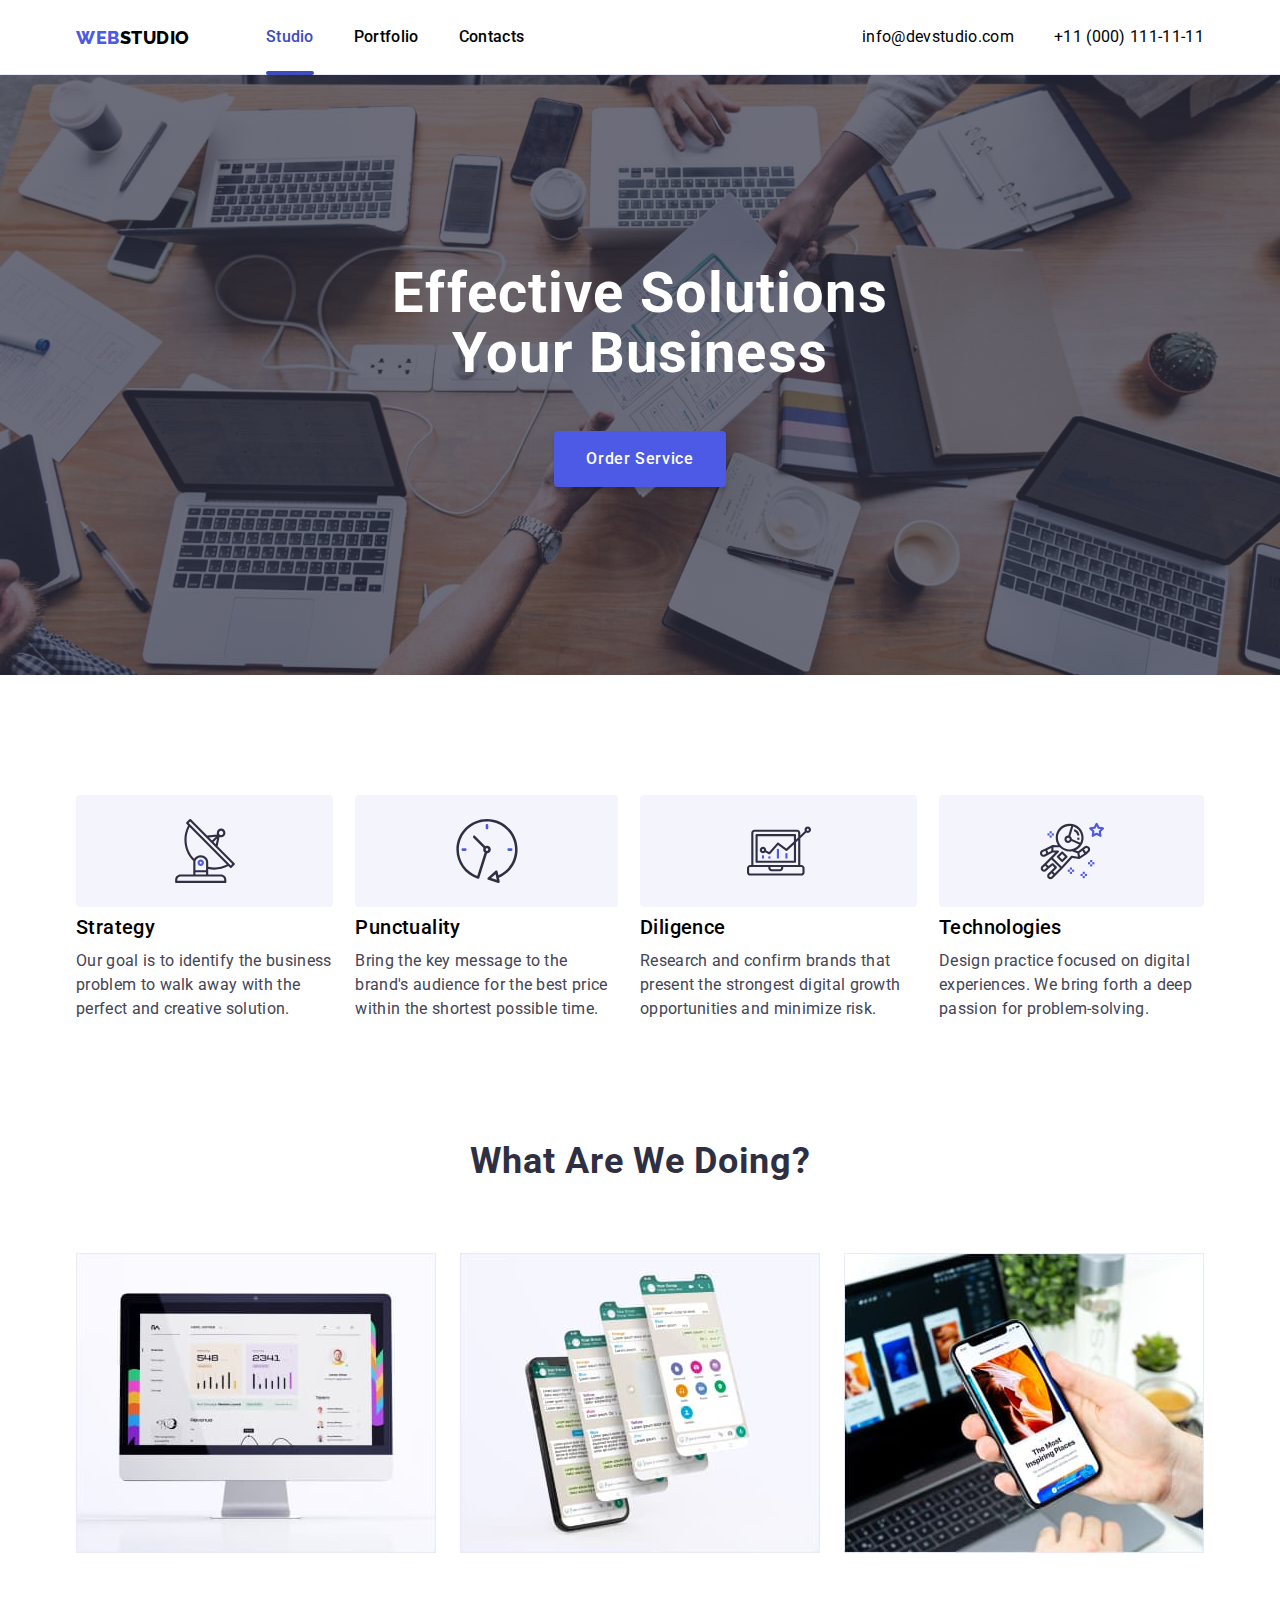
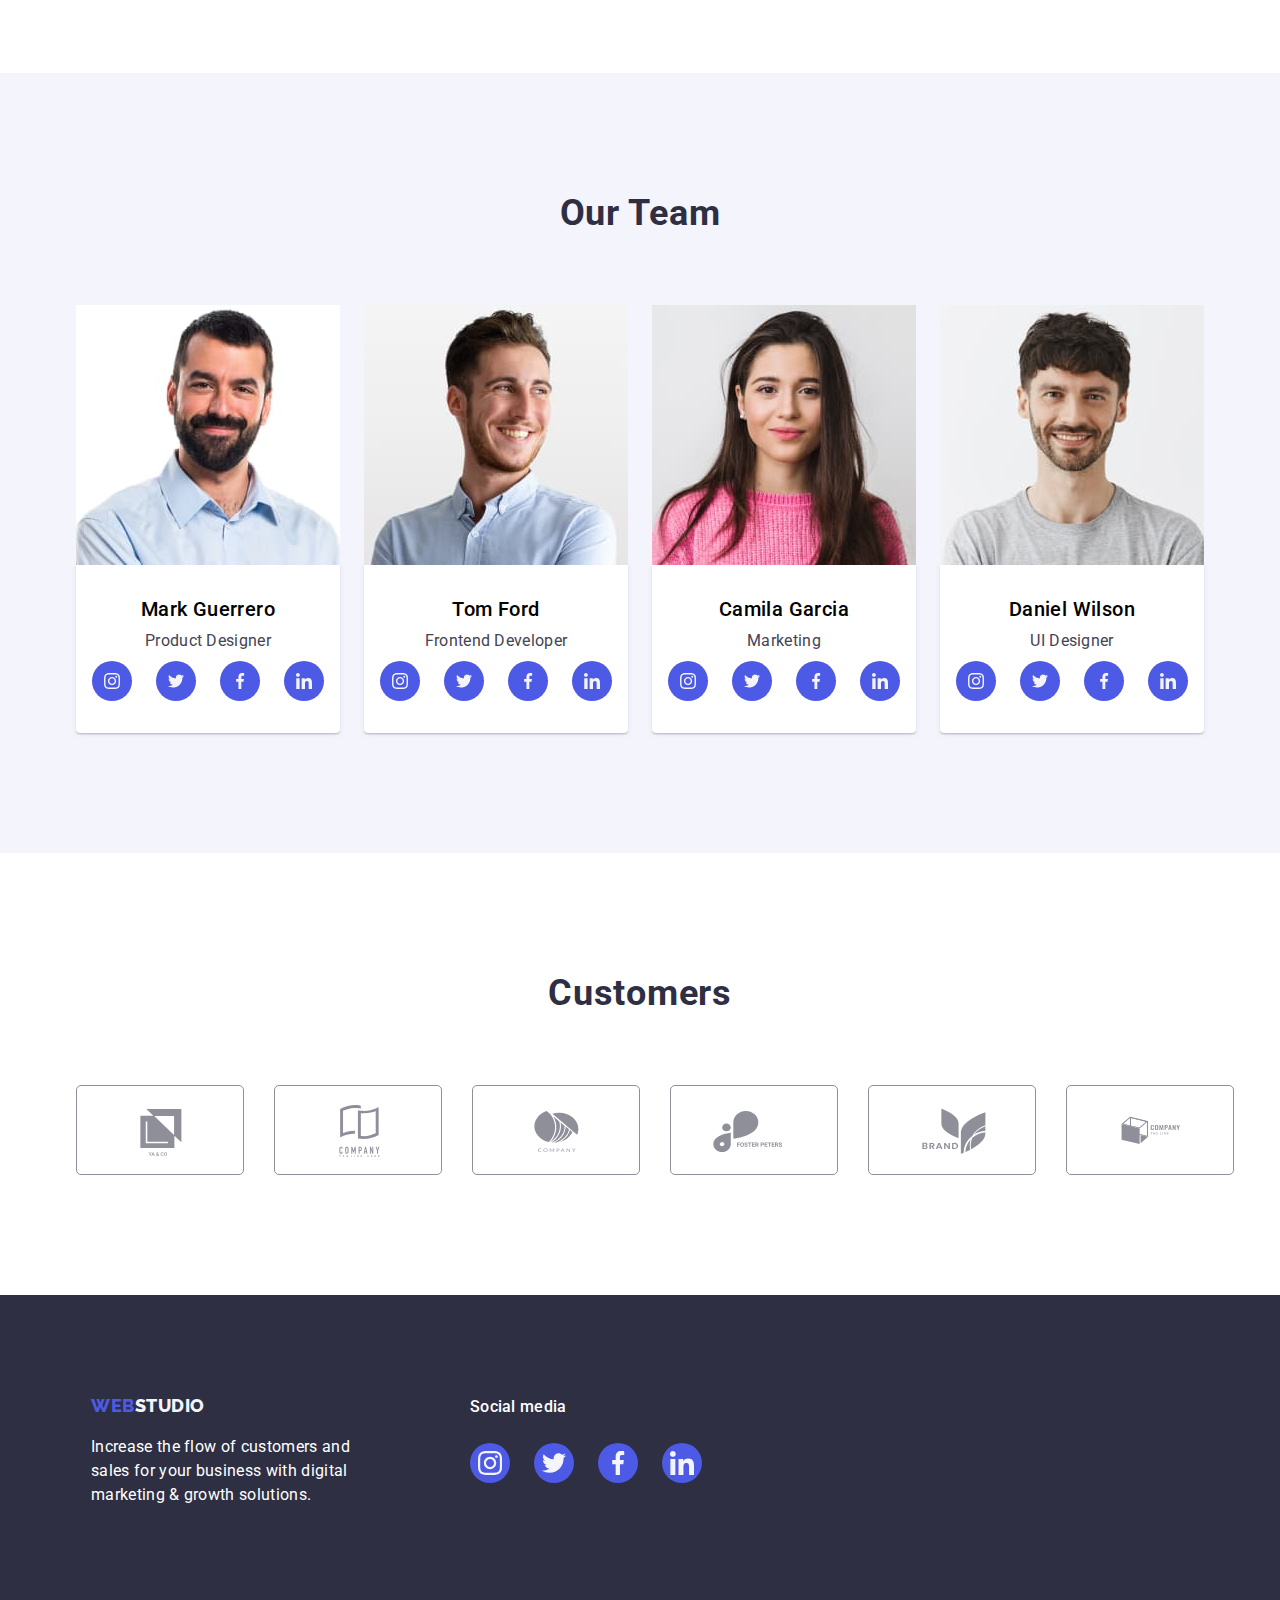
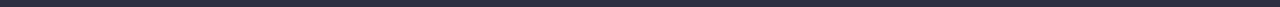
<file: index.html>
<!DOCTYPE html>
<html lang="en">
  <head>
    <meta charset="UTF-8" />
    <meta name="viewport" content="width=device-width, initial-scale=1.0" />
    <title>goit-markup-hw-05</title>

    <!-- Font Used -->
    <link
      href="https://fonts.googleapis.com/css2?family=Raleway:wght@800&family=Roboto:ital,wght@0,400;0,500;0,700;1,400&display=swap"
      rel="stylesheet"
    />
    <link
      rel="stylesheet"
      href="https://cdnjs.cloudflare.com/ajax/libs/modern-normalize/1.0.0/modern-normalize.min.css "
    />
    <!-- My CSS -->
    <link rel="stylesheet" href="./ccs/style.css" />
  </head>
  <body>
    <!-- Header with Navs -->
    <header class="header">
      <div class="container header-container">
        <nav class="header-navigation">
          <a href="./index.html" class="header-logo-link">
            <span class="weblogo">WEB</span>STUDIO
          </a>

          <ul class="header-list headlist">
            <li class="header-item">
              <a class="header-link active-link link" href="./index.html"
                >Studio</a
              >
            </li>
            <li class="header-item">
              <a class="header-link link" href="./portfolio.html">Portfolio</a>
            </li>
            <li class="header-item">
              <a class="header-link link" href="#">Contacts</a>
            </li>
          </ul>
        </nav>
        <ul class="contact-list list">
          <li class="header-contacts item">
            <a class="header-contacts link" href="mailto:info@devstudiocom"
              >info@devstudio.com</a
            >
          </li>
          <li class="header-contacts item">
            <a class="header-contacts link" href="tel:+110001111111"
              >+11 (000) 111-11-11</a
            >
          </li>
        </ul>
      </div>
    </header>
    <!-- Main Page -->
    <main>
      <!--Hero Image-->
      <section class="hero">
        <div class="container hero-container">
          <h1 class="hero-title">
            Effective Solutions <br />
            Your Business
          </h1>
          <button type="button" class="hero-button button" data-modal-open>
            Order Service
          </button>
        </div>
      </section>
      <!--Section 1 = Strategy to Technologies Section  -->
      <section class="section">
        <div class="container">
          <ul class="benifits-list list">
            <li class="benifits-item">
              <div class="benefits-icon-container">
                <svg class="benefits-icon" width="64" height="64">
                  <use href="./images/icons.svg#icon-antenna-1"></use>
                </svg>
              </div>
              <h3 class="benifits-hthree htext">Strategy</h3>
              <p class="benifits-ptext ptext">
                Our goal is to identify the business problem to walk away with
                the perfect and creative solution.
              </p>
            </li>
            <li class="benifits-item">
              <div class="benefits-icon-container">
                <svg class="benefits-icon" width="64" height="64">
                  <use href="./images/icons.svg#icon-clock-1"></use>
                </svg>
              </div>
              <h3 class="benifits-hthree htext">Punctuality</h3>
              <p class="benifits-ptext ptext">
                Bring the key message to the brand's audience for the best price
                within the shortest possible time.
              </p>
            </li>
            <li class="benifits-item">
              <div class="benefits-icon-container">
                <svg class="benefits-icon" width="64" height="64">
                  <use href="./images/icons.svg#icon-diagram-1"></use>
                </svg>
              </div>
              <h3 class="benifits-hthree htext">Diligence</h3>
              <p class="benifits-ptext ptext">
                Research and confirm brands that present the strongest digital
                growth opportunities and minimize risk.
              </p>
            </li>
            <li class="benifits-item">
              <div class="benefits-icon-container">
                <svg class="benefits-icon" width="64" height="64">
                  <use href="./images/icons.svg#icon-astronaut-1"></use>
                </svg>
              </div>
              <h3 class="benifits-hthree htext">Technologies</h3>
              <p class="benifits-ptext ptext">
                Design practice focused on digital experiences. We bring forth a
                deep passion for problem-solving.
              </p>
            </li>
          </ul>
        </div>
      </section>
      <!--Section 2 = What are we doing Section-->
      <section class="section section-no-top-padding">
        <div class="container">
          <h2 class="whatwedo-title section-title">What Are We Doing?</h2>
          <ul class="whatwedo-list center-list list">
            <li class="whatwedo-item">
              <img
                src="./images/what-we-do-img1.jpg"
                alt="monitor"
                width="360"
                height="300"
              />
            </li>

            <li class="whatwedo-item">
              <img
                src="./images/what-we-do-img2.jpg"
                alt="mobilephone"
                width="360"
                height="300"
              />
            </li>
            <li class="whatwedo-item">
              <img
                src="./images/what-we-do-img3.jpg"
                alt="laptop and mobilephone"
                width="360"
                height="300"
              />
            </li>
          </ul>
        </div>
      </section>
      <!--Section 3-->
      <section class="section section-grey">
        <div class="container">
          <h2 class="ourteam-title section-title">Our Team</h2>
          <ul class="ourteam-list center-list list">
            <li class="ourteam-item">
              <img
                src="./images/our-team1-mark.jpg"
                alt="Mark Guerrero"
                width="264"
                height="260"
              />
              <div class="team-content">
                <h3 class="ourteam-name htext">Mark Guerrero</h3>
                <p class="ourteam-position ptext">Product Designer</p>
                <ul class="our-team-social-list list">
                  <li class="our-team-social-item">
                    <a
                      class="our-team-social-link"
                      href="https://instagram.com"
                      target="_blank"
                      rel="noopener noreferrer"
                    >
                      <svg
                        class="our-team-social-icon"
                        width="16px"
                        height="16px"
                      >
                        <use href="./images/icons.svg#icon-instagram-2"></use>
                      </svg>
                    </a>
                  </li>

                  <li class="our-team-social-item">
                    <a
                      class="our-team-social-link"
                      href="https://twitter.com"
                      target="_blank"
                      rel="noopener noreferrer"
                    >
                      <svg
                        class="our-team-social-icon"
                        width="16px"
                        height="16px"
                      >
                        <use href="./images/icons.svg#icon-twitter-1"></use>
                      </svg>
                    </a>
                  </li>
                  <li class="our-team-social-item">
                    <a
                      class="our-team-social-link"
                      href="https://facebook.com"
                      target="_blank"
                      rel="noopener noreferrer"
                    >
                      <svg
                        class="our-team-social-icon"
                        width="16px"
                        height="16px"
                      >
                        <use href="./images/icons.svg#icon-facebook-1"></use>
                      </svg>
                    </a>
                  </li>
                  <li class="our-team-social-item">
                    <a
                      class="our-team-social-link"
                      href="https://www.linkedin.com"
                      target="_blank"
                      rel="noopener noreferrer"
                    >
                      <svg
                        class="our-team-social-icon"
                        width="16px"
                        height="16px"
                      >
                        <use href="./images/icons.svg#icon-linkedin-1"></use>
                      </svg>
                    </a>
                  </li>
                </ul>
              </div>
            </li>
            <li class="ourteam-item">
              <img
                src="./images/our-team2-tom.jpg"
                alt="Tom Ford"
                width="264"
                height="260"
              />
              <div class="team-content">
                <h3 class="ourteam-name htext">Tom Ford</h3>
                <p class="ourteam-position ptext">Frontend Developer</p>
                <ul class="our-team-social-list list">
                  <li class="our-team-social-item">
                    <a
                      class="our-team-social-link"
                      href="https://instagram.com"
                      target="_blank"
                      rel="noopener noreferrer"
                    >
                      <svg
                        class="our-team-social-icon"
                        width="16px"
                        height="16px"
                      >
                        <use href="./images/icons.svg#icon-instagram-2"></use>
                      </svg>
                    </a>
                  </li>

                  <li class="our-team-social-item">
                    <a
                      class="our-team-social-link"
                      href="https://twitter.com"
                      target="_blank"
                      rel="noopener noreferrer"
                    >
                      <svg
                        class="our-team-social-icon"
                        width="16px"
                        height="16px"
                      >
                        <use href="./images/icons.svg#icon-twitter-1"></use>
                      </svg>
                    </a>
                  </li>
                  <li class="our-team-social-item">
                    <a
                      class="our-team-social-link"
                      href="https://facebook.com"
                      target="_blank"
                      rel="noopener noreferrer"
                    >
                      <svg
                        class="our-team-social-icon"
                        width="16px"
                        height="16px"
                      >
                        <use href="./images/icons.svg#icon-facebook-1"></use>
                      </svg>
                    </a>
                  </li>
                  <li class="our-team-social-item">
                    <a
                      class="our-team-social-link"
                      href="https://www.linkedin.com"
                      target="_blank"
                      rel="noopener noreferrer"
                    >
                      <svg
                        class="our-team-social-icon"
                        width="16px"
                        height="16px"
                      >
                        <use href="./images/icons.svg#icon-linkedin-1"></use>
                      </svg>
                    </a>
                  </li>
                </ul>
              </div>
            </li>

            <li class="ourteam-item">
              <img
                src="./images/our-team3-camila.jpg"
                alt="Camila Garcia"
                width="264"
                height="260"
              />
              <div class="team-content">
                <h3 class="ourteam-name htext">Camila Garcia</h3>
                <p class="ourteam-position ptext">Marketing</p>
                <ul class="our-team-social-list list">
                  <li class="our-team-social-item">
                    <a
                      class="our-team-social-link"
                      href="https://instagram.com"
                      target="_blank"
                      rel="noopener noreferrer"
                    >
                      <svg
                        class="our-team-social-icon"
                        width="16px"
                        height="16px"
                      >
                        <use href="./images/icons.svg#icon-instagram-2"></use>
                      </svg>
                    </a>
                  </li>

                  <li class="our-team-social-item">
                    <a
                      class="our-team-social-link"
                      href="https://twitter.com"
                      target="_blank"
                      rel="noopener noreferrer"
                    >
                      <svg
                        class="our-team-social-icon"
                        width="16px"
                        height="16px"
                      >
                        <use href="./images/icons.svg#icon-twitter-1"></use>
                      </svg>
                    </a>
                  </li>
                  <li class="our-team-social-item">
                    <a
                      class="our-team-social-link"
                      href="https://facebook.com"
                      target="_blank"
                      rel="noopener noreferrer"
                    >
                      <svg
                        class="our-team-social-icon"
                        width="16px"
                        height="16px"
                      >
                        <use href="./images/icons.svg#icon-facebook-1"></use>
                      </svg>
                    </a>
                  </li>
                  <li class="our-team-social-item">
                    <a
                      class="our-team-social-link"
                      href="https://www.linkedin.com"
                      target="_blank"
                      rel="noopener noreferrer"
                    >
                      <svg
                        class="our-team-social-icon"
                        width="16px"
                        height="16px"
                      >
                        <use href="./images/icons.svg#icon-linkedin-1"></use>
                      </svg>
                    </a>
                  </li>
                </ul>
              </div>
            </li>

            <li class="ourteam-item">
              <img
                src="./images/our-team4-daniel.jpg"
                alt="Daniel Wilson"
                width="264"
                height="260"
              />
              <div class="team-content">
                <h3 class="ourteam-name htext">Daniel Wilson</h3>
                <p class="ourteam-position ptext">UI Designer</p>
                <ul class="our-team-social-list list">
                  <li class="our-team-social-item">
                    <a
                      class="our-team-social-link"
                      href="https://instagram.com"
                      target="_blank"
                      rel="noopener noreferrer"
                    >
                      <svg class="our-team-social-icon" width="16" height="16">
                        <use href="./images/icons.svg#icon-instagram-2"></use>
                      </svg>
                    </a>
                  </li>

                  <li class="our-team-social-item">
                    <a
                      class="our-team-social-link"
                      href="https://twitter.com"
                      target="_blank"
                      rel="noopener noreferrer"
                    >
                      <svg class="our-team-social-icon" width="16" height="16">
                        <use href="./images/icons.svg#icon-twitter-1"></use>
                      </svg>
                    </a>
                  </li>
                  <li class="our-team-social-item">
                    <a
                      class="our-team-social-link"
                      href="https://facebook.com"
                      target="_blank"
                      rel="noopener noreferrer"
                    >
                      <svg
                        class="our-team-social-icon"
                        width="16px"
                        height="16px"
                      >
                        <use href="./images/icons.svg#icon-facebook-1"></use>
                      </svg>
                    </a>
                  </li>
                  <li class="our-team-social-item">
                    <a
                      class="our-team-social-link"
                      href="https://www.linkedin.com"
                      target="_blank"
                      rel="noopener noreferrer"
                    >
                      <svg
                        class="our-team-social-icon"
                        width="16px"
                        height="16px"
                      >
                        <use href="./images/icons.svg#icon-linkedin-1"></use>
                      </svg>
                    </a>
                  </li>
                </ul>
              </div>
            </li>
          </ul>
        </div>
      </section>
      <!-- Customers Section -->
      <section class="section customers-section">
        <div class="container">
          <h2 class="customers-title section-title">Customers</h2>
          <div class="customers-client-container">
            <ul class="customers-client-list list">
              <li class="customers-client-item">
                <a
                  class="customers-client-link link"
                  href="#"
                  target="_blank"
                  rel="noopener noreferrer"
                >
                  <svg class="customers-icon" width="104" height="56">
                    <use href="./images/icons.svg#icon-Client-1"></use>
                  </svg>
                </a>
              </li>
              <li class="customers-client-item">
                <a
                  class="customers-client-link link"
                  href="#"
                  target="_blank"
                  rel="noopener noreferrer"
                >
                  <svg class="customers-icon" width="104" height="56">
                    <use href="./images/icons.svg#icon-Client-2"></use>
                  </svg>
                </a>
              </li>
              <li class="customers-client-item">
                <a
                  class="customers-client-link link"
                  href="#"
                  target="_blank"
                  rel="noopener noreferrer"
                >
                  <svg class="customers-icon" width="104px" height="56">
                    <use href="./images/icons.svg#icon-Client-3"></use>
                  </svg>
                </a>
              </li>
              <li class="customers-client-item">
                <a
                  class="customers-client-link link"
                  href="#"
                  target="_blank"
                  rel="noopener noreferrer"
                >
                  <svg class="customers-icon" width="104" height="56">
                    <use href="./images/icons.svg#icon-Client-4"></use>
                  </svg>
                </a>
              </li>
              <li class="customers-client-item">
                <a
                  class="customers-client-link link"
                  href="#"
                  target="_blank"
                  rel="noopener noreferrer"
                >
                  <svg class="customers-icon" width="104" height="56">
                    <use href="./images/icons.svg#icon-Client-5"></use>
                  </svg>
                </a>
              </li>
              <li class="customers-client-item">
                <a
                  class="customers-client-link link"
                  href="#"
                  target="_blank"
                  rel="noopener noreferrer"
                >
                  <svg class="customers-icon" width="104" height="56">
                    <use href="./images/icons.svg#icon-Client-6"></use>
                  </svg>
                </a>
              </li>
            </ul>
          </div>
        </div>
      </section>
    </main>
    <!-- Footer -->
    <footer class="footer">
      <section class="container footer-container">
        <div class="footer-container container">
          <div>
            <a href="./index.html" class="footer-logo">
              <span class="weblogo">WEB</span>STUDIO
            </a>

            <p class="footer-social-text">
              Increase the flow of customers and <br />
              sales for your business with digital <br />
              marketing & growth solutions.
            </p>
          </div>

          <div class="footer-text-wrapper">
            <p class="footer-social-subtext">Social media</p>
            <ul class="footer-social-list list">
              <li class="footer-social-item">
                <a
                  class="footer-social-link"
                  href="https://instagram.com"
                  target="_blank"
                  rel="noopener noreferrer"
                >
                  <svg class="footer-social-icon" width="24px" height="24px">
                    <use href="./images/icons.svg#icon-instagram-2"></use>
                  </svg>
                </a>
              </li>

              <li class="footer-social-item">
                <a
                  class="footer-social-link"
                  href="https://twitter.com"
                  target="_blank"
                  rel="noopener noreferrer"
                >
                  <svg class="footer-social-icon" width="24px" height="24px">
                    <use href="./images/icons.svg#icon-twitter-1"></use>
                  </svg>
                </a>
              </li>
              <li class="footer-social-item">
                <a
                  class="footer-social-link"
                  href="https://facebook.com"
                  target="_blank"
                  rel="noopener noreferrer"
                >
                  <svg class="footer-social-icon" width="24px" height="24px">
                    <use href="./images/icons.svg#icon-facebook-1"></use>
                  </svg>
                </a>
              </li>
              <li class="footer-social-item">
                <a
                  class="footer-social-link"
                  href="https://www.linkedin.com"
                  target="_blank"
                  rel="noopener noreferrer"
                >
                  <svg class="footer-social-icon" width="24px" height="24px">
                    <use href="./images/icons.svg#icon-linkedin-1"></use>
                  </svg>
                </a>
              </li>
            </ul>
          </div>
        </div>
      </section>
    </footer>
    <div>
       <div class="backdrop is-hidden" data-modal>
      <div class="modal">
        <button type="button" class="modal-close" data-modal-close>
          <svg class="modal-close-icon" width="8" height="8">
            <use href="./images/icons.svg#close"></use>
          </svg>
        </button>
      </div>
    </div>
    <script src="./js/modal.js"></script>
  </body>
</html>
</file>
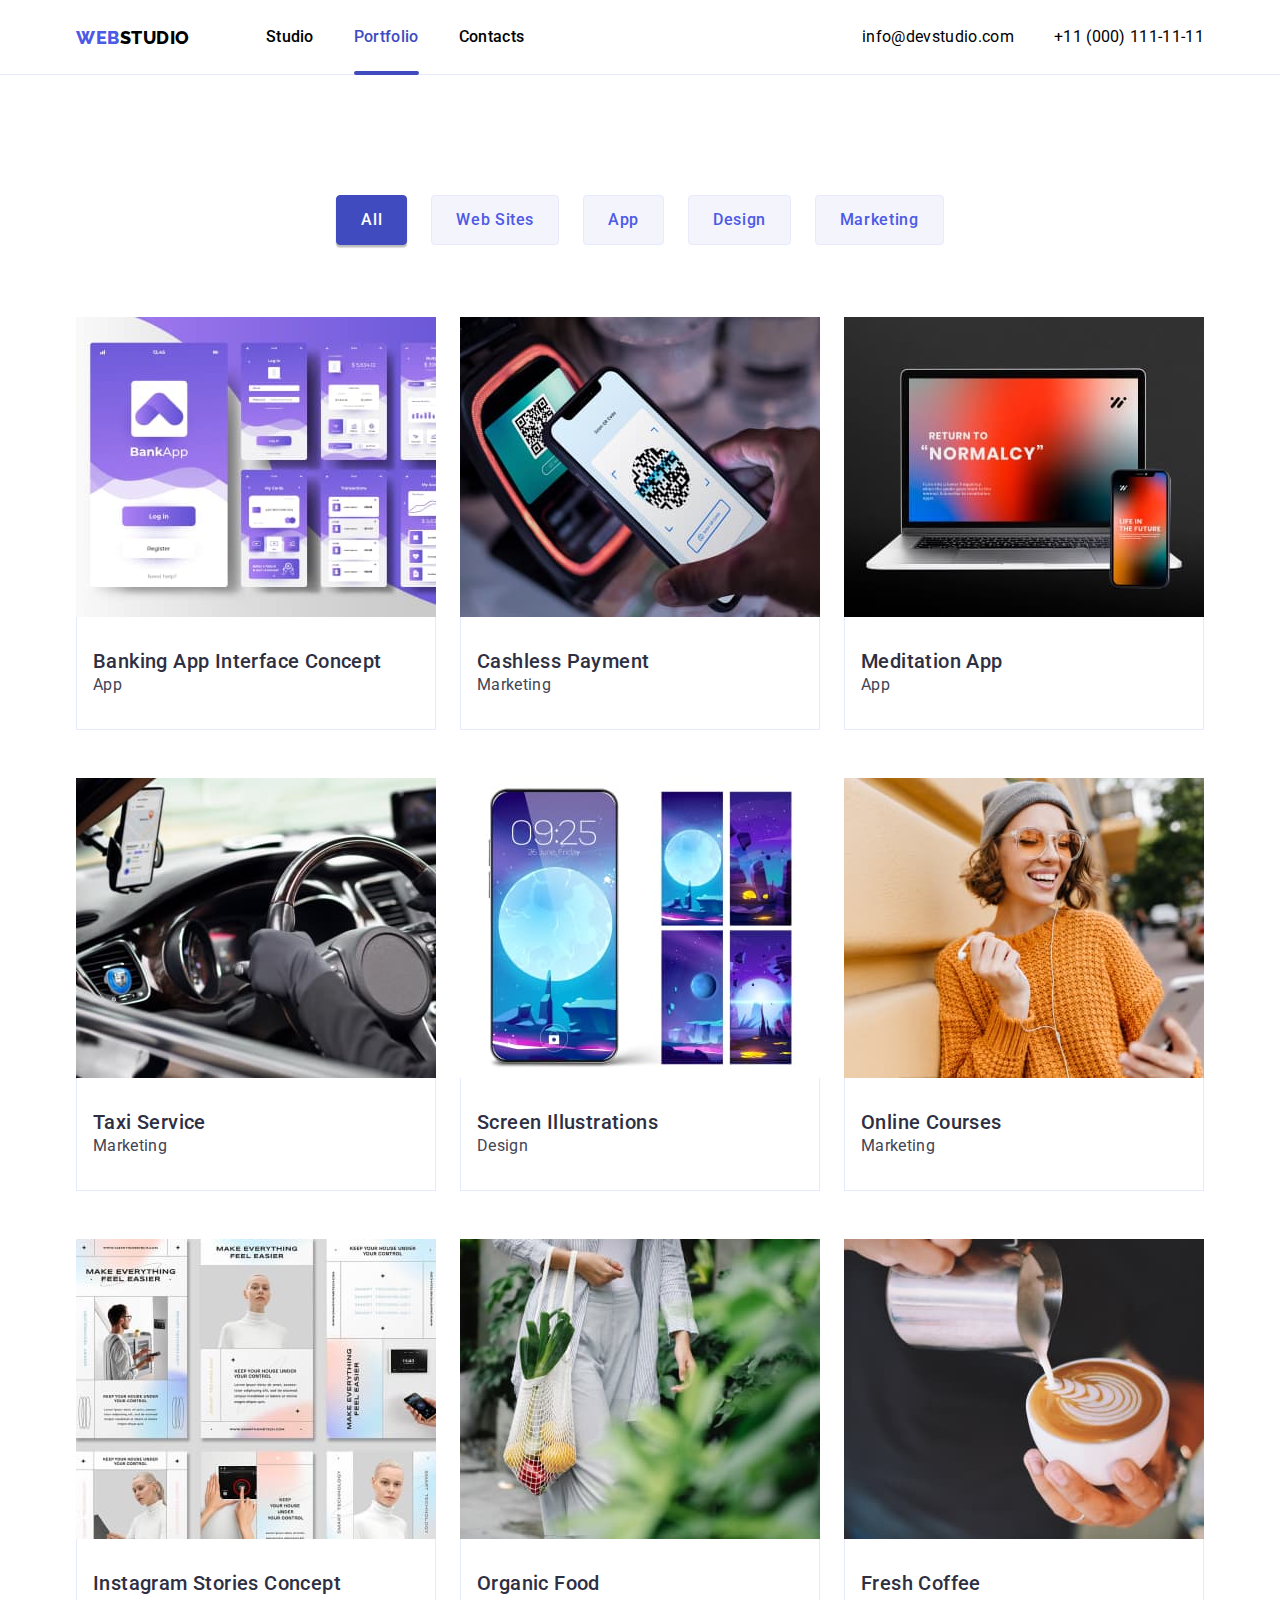
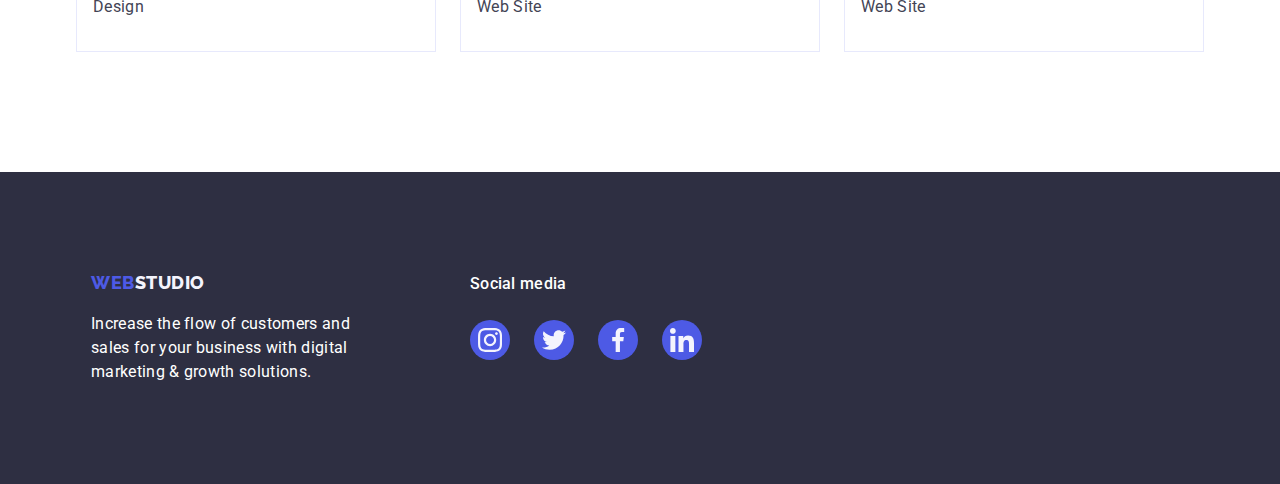
<file: portfolio.html>
<!DOCTYPE html>
<html lang="en">
  <head>
    <meta charset="UTF-8" />
    <meta name="viewport" content="width=device-width, initial-scale=1.0" />
    <title>Porfolio</title>

    <!-- Font Used -->
    <link
      href="https://fonts.googleapis.com/css2?family=Raleway:wght@800&family=Roboto:ital,wght@0,400;0,500;0,700;1,400&display=swap"
      rel="stylesheet"
    />
    <link
      rel="stylesheet"
      href="https://cdnjs.cloudflare.com/ajax/libs/modern-normalize/1.0.0/modern-normalize.min.css "
    />
    <!-- My CSS -->
    <link rel="stylesheet" href="./ccs/style.css" />
  </head>
  <body>
    <!-- Portfolio Header -->
    <header class="header">
      <div class="container header-container">
        <nav class="header-navigation">
          <a href="./index.html" class="header-logo-link">
            <span class="weblogo">WEB</span>STUDIO
          </a>

          <ul class="header-list headlist">
            <li class="header-item">
              <a class="header-link link" href="./index.html">Studio</a>
            </li>
            <li class="header-item">
              <a class="header-link active-link link" href="./portfolio.html"
                >Portfolio</a
              >
            </li>
            <li class="header-item">
              <a class="header-link link" href="#">Contacts</a>
            </li>
          </ul>
        </nav>

        <ul class="contact-list list">
          <li class="header-contacts text">
            <a class="header-contacts link" href="mailto:info@devstudiocom"
              >info@devstudio.com</a
            >
          </li>
          <li class="header-contacts item">
            <a class="header-contacts link" href="tel:+110001111111"
              >+11 (000) 111-11-11</a
            >
          </li>
        </ul>
      </div>
    </header>
    <main>
      <section class="section">
        <div class="container portfolio-container">
          <ul class="portfolio-buttons list">
            <li>
              <button type="button" class="button-item active-filter">
                All
              </button>
            </li>
            <li>
              <button type="button" class="button-item">Web Sites</button>
            </li>
            <li>
              <button type="button" class="button-item">App</button>
            </li>
            <li>
              <button type="button" class="button-item">Design</button>
            </li>
            <li>
              <button type="button" class="button-item">Marketing</button>
            </li>
          </ul>

          <ul class="portfolio list">
            <li>
              <a href="#" class="portfolio-image-link">
                <div class="project-cover-wrap">
                  <img
                    class="portfolio-image"
                    src="./images/portfolio_img1.jpg"
                    alt="App Purple"
                    width="360"
                    height="300"
                  />
                  <p class="project-cover-text">
                    14 Stylish and User-Friendly App Design Concepts · Task
                    Manager App · Calorie Tracker App · Exotic Fruit Ecommerce
                    App · Cloud Storage App
                  </p>
                </div>
                <div class="project-text-wrapper">
                  <h3 class="imagedescription">
                    Banking App Interface Concept
                  </h3>
                  <p class="imagesubdescription">App</p>
                </div>
              </a>
            </li>
            <li>
              <a href="#" class="portfolio-image-link">
                <div class="project-cover-wrap">
                  <img
                    class="portfolio-image"
                    src="./images/portfolio_img2.jpg"
                    alt="Scan Code"
                    width="360"
                    height="300"
                  />
                  <p class="project-cover-text">
                    14 Stylish and User-Friendly App Design Concepts · Task
                    Manager App · Calorie Tracker App · Exotic Fruit Ecommerce
                    App · Cloud Storage App
                  </p>
                </div>
                <div class="project-text-wrapper">
                  <h3 class="imagedescription">Cashless Payment</h3>
                  <p class="imagesubdescription">Marketing</p>
                </div>
              </a>
            </li>
            <li>
              <a href="#" class="portfolio-image-link">
                <div class="project-cover-wrap">
                  <img
                    class="portfolio-image"
                    src="./images/portfolio_img3.jpg"
                    alt="Redlaptop"
                    width="360"
                    height="300"
                  />
                  <p class="project-cover-text">
                    14 Stylish and User-Friendly App Design Concepts · Task
                    Manager App · Calorie Tracker App · Exotic Fruit Ecommerce
                    App · Cloud Storage App
                  </p>
                </div>
                <div class="project-text-wrapper">
                  <h3 class="imagedescription">Meditation App</h3>
                  <p class="imagesubdescription">App</p>
                </div>
              </a>
            </li>
            <li>
              <a href="#" class="portfolio-image-link">
                <div class="project-cover-wrap">
                  <img
                    class="portfolio-image"
                    src="./images/portfolio_img4.jpg"
                    alt="drive"
                    width="360"
                    height="300"
                  />
                  <p class="project-cover-text">
                    14 Stylish and User-Friendly App Design Concepts · Task
                    Manager App · Calorie Tracker App · Exotic Fruit Ecommerce
                    App · Cloud Storage App
                  </p>
                </div>
                <div class="project-text-wrapper">
                  <h3 class="imagedescription">Taxi Service</h3>
                  <p class="imagesubdescription">Marketing</p>
                </div>
              </a>
            </li>
            <li>
              <a href="#" class="portfolio-image-link">
                <div class="project-cover-wrap">
                  <img
                    class="portfolio-image"
                    src="./images/portfolio_img5.jpg"
                    alt="purple wallpaper"
                    width="360"
                    height="300"
                  />
                  <p class="project-cover-text">
                    14 Stylish and User-Friendly App Design Concepts · Task
                    Manager App · Calorie Tracker App · Exotic Fruit Ecommerce
                    App · Cloud Storage App
                  </p>
                </div>
                <div class="project-text-wrapper">
                  <h3 class="imagedescription">Screen Illustrations</h3>
                  <p class="imagesubdescription">Design</p>
                </div>
              </a>
            </li>
            <li>
              <a href="#" class="portfolio-image-link">
                <div class="project-cover-wrap">
                  <img
                    class="portfolio-image"
                    src="./images/portfolio_img6.jpg"
                    alt="girl yellow"
                    width="360"
                    height="300"
                  />
                  <p class="project-cover-text">
                    14 Stylish and User-Friendly App Design Concepts · Task
                    Manager App · Calorie Tracker App · Exotic Fruit Ecommerce
                    App · Cloud Storage App
                  </p>
                </div>
                <div class="project-text-wrapper">
                  <h3 class="imagedescription">Online Courses</h3>
                  <p class="imagesubdescription">Marketing</p>
                </div>
              </a>
            </li>
            <li>
              <a href="#" class="portfolio-image-link">
                <div class="project-cover-wrap">
                  <img
                    class="portfolio-image"
                    src="./images/portfolio_img7.jpg"
                    alt="girl white"
                    width="360"
                    height="300"
                  />
                  <p class="project-cover-text">
                    14 Stylish and User-Friendly App Design Concepts · Task
                    Manager App · Calorie Tracker App · Exotic Fruit Ecommerce
                    App · Cloud Storage App
                  </p>
                </div>
                <div class="project-text-wrapper">
                  <h3 class="imagedescription">Instagram Stories Concept</h3>
                  <p class="imagesubdescription">Design</p>
                </div>
              </a>
            </li>
            <li>
              <a href="#" class="portfolio-image-link">
                <div class="project-cover-wrap">
                  <img
                    class="portfolio-image"
                    src="./images/portfolio_img8.jpg"
                    alt="veggies"
                    width="360"
                    height="300"
                  />
                  <p class="project-cover-text">
                    14 Stylish and User-Friendly App Design Concepts · Task
                    Manager App · Calorie Tracker App · Exotic Fruit Ecommerce
                    App · Cloud Storage App
                  </p>
                </div>
                <div class="project-text-wrapper">
                  <h3 class="imagedescription">Organic Food</h3>
                  <p class="imagesubdescription">Web Site</p>
                </div>
              </a>
            </li>
            <li>
              <a href="#" class="portfolio-image-link">
                <div class="project-cover-wrap">
                  <img
                    class="portfolio-image"
                    src="./images/portfolio_mg9.jpg"
                    alt="coffee"
                    width="360"
                    height="300"
                  />
                  <p class="project-cover-text">
                    14 Stylish and User-Friendly App Design Concepts · Task
                    Manager App · Calorie Tracker App · Exotic Fruit Ecommerce
                    App · Cloud Storage App
                  </p>
                </div>
                <div class="project-text-wrapper">
                  <h3 class="imagedescription">Fresh Coffee</h3>
                  <p class="imagesubdescription">Web Site</p>
                </div>
              </a>
            </li>
          </ul>
        </div>
      </section>
    </main>
    <!-- Porfolio Footer -->
    <footer class="footer">
      <section class="container footer-container">
        <div class="footer-container container">
          <div>
            <a href="./index.html" class="footer-logo">
              <span class="weblogo">WEB</span>STUDIO
            </a>

            <p class="footer-social-text">
              Increase the flow of customers and <br />
              sales for your business with digital <br />
              marketing & growth solutions.
            </p>
          </div>

          <div class="footer-text-wrapper">
            <p class="footer-social-subtext">Social media</p>
            <ul class="footer-social-list list">
              <li class="footer-social-item">
                <a
                  class="footer-social-link"
                  href="https://instagram.com"
                  target="_blank"
                  rel="noopener noreferrer"
                >
                  <svg class="footer-social-icon" width="24px" height="24px">
                    <use href="./images/icons.svg#icon-instagram-2"></use>
                  </svg>
                </a>
              </li>

              <li class="footer-social-item">
                <a
                  class="footer-social-link"
                  href="https://twitter.com"
                  target="_blank"
                  rel="noopener noreferrer"
                >
                  <svg class="footer-social-icon" width="24px" height="24px">
                    <use href="./images/icons.svg#icon-twitter-1"></use>
                  </svg>
                </a>
              </li>
              <li class="footer-social-item">
                <a
                  class="footer-social-link"
                  href="https://facebook.com"
                  target="_blank"
                  rel="noopener noreferrer"
                >
                  <svg class="footer-social-icon" width="24px" height="24px">
                    <use href="./images/icons.svg#icon-facebook-1"></use>
                  </svg>
                </a>
              </li>
              <li class="footer-social-item">
                <a
                  class="footer-social-link"
                  href="https://www.linkedin.com"
                  target="_blank"
                  rel="noopener noreferrer"
                >
                  <svg class="footer-social-icon" width="24px" height="24px">
                    <use href="./images/icons.svg#icon-linkedin-1"></use>
                  </svg>
                </a>
              </li>
            </ul>
          </div>
        </div>
      </section>
    </footer>
  </body>
</html>
</file>
<file: ccs/style.css>
/* CSS Variables */
:root {
  --primary-text-color: #434455;
  --primary-navy-color: #2e2f42;
  --primary-white-color: #fff;
  --primary-cloud-color: #f4f4fd;
  --primary-iris-color: #4d5ae5;
  --primary-background-color: #fff;
  --secondary-background-color: #2e2f42;
  --click-color: #404bbf;
  --primary-color-slate: #434455;
  --cornflower-color: #e7e9fc;
  --light-slate-color: #8e8f99;
  --footer-click-color: #31d0aa;
  --diary: #fcfcfc;
}

h1,
h2,
h3,
h4,
h5,
h6,
p {
  margin: 0;
}
html {
  box-sizing: border-box;
}
*,
*::after,
*::before {
  box-sizing: inherit;

  /* End of General Styles */
}
img {
  display: block;
  max-width: 100%;
  height: auto;
}

.button {
  font-family: inherit;
  font-size: 16px;
  font-style: normal;
  font-weight: 500;
  line-height: 24px;
  letter-spacing: 0.64px;
}

.list {
  list-style: none;
  padding: 0;
  margin: 0;
}

body {
  font-family: "Roboto", sans-serif;
  font-size: 16px;
  font-weight: 400;
  line-height: 24px;
  letter-spacing: 0.32px;
  color: var(--primary-navy-co lor);
  font-style: normal;
}

.link {
  text-decoration: none;
  display: block;
  padding: 25px 0;
  line-height: 24px;
  letter-spacing: 0.32px;
}

/* End of General Styles */

/* Header 1 */

.header-list {
  padding: 0;
  margin: 0;
  list-style: none;
}

.headlist {
  margin-left: 76px;
  display: inline-flex;
  align-items: center;
  gap: 40px;
}

.hero-title {
  font-family: Roboto;
  font-size: 56px;
  font-style: normal;
  font-weight: 700;
  line-height: 60px;
  letter-spacing: 1.12px;
  color: var(--primary-white-color);
  text-align: center;
  display: flex;
  flex-direction: column;
  margin-bottom: 48px;
}

.hero {
  background-image: linear-gradient(
      0deg,
      rgba(46, 47, 66, 0.7),
      rgba(46, 47, 66, 0.7)
    ),
    url("../images/hero-bg.jpg");
  background-repeat: no-repeat;
  background-position: center;
  background-size: cover;
  padding: 188px 0;
  text-align: center;
}

.hero-button {
  cursor: pointer;
  border: none;
  letter-spacing: 0.05em;
  background-color: var(--primary-iris-color);
  color: var(--primary-background-color);
  border-radius: 4px;
  display: inline-flex;
  padding: 16px 32px;
  align-items: flex-start;
  border-radius: 4px;
  box-shadow: 0px 4px 4px 0px rgba(0, 0, 0, 0.15);
  font-weight: 500;
  line-height: 24px;
  letter-spacing: 0.64px;
  transition: background-color 250ms cubic-bezier(0.4, 0, 0.2, 1);
}

.hero-button.button:hover,
.hero-button.button :focus {
  background-color: var(--click-color);
}

/* Sections */

.section-title {
  font-size: 36px;
  font-weight: 700;
  line-height: 40px;
  text-align: center;
  letter-spacing: 0.72px;
  text-transform: capitalize;
  margin-bottom: 72px;
  color: var(--primary-navy-color);
}

.htext {
  /* Header 3 */
  font-size: 20px;
  font-weight: 500;
  line-height: 24px;
  letter-spacing: 0.4px;
}

.ourteam-name {
  text-align: center;
}

/* HEADER WITH NAVS SECTION */
.header {
  background-color: var(--primary-background-color);
}

/* Import fonts from google */
@import url("https://fonts.googleapis.com/css2?family=Raleway:wght@800&family=Roboto:ital,wght@0,400;0,500;0,700;1,400&display=swap");

.header-logo-link {
  text-decoration: none;
  font-family: "Raleway";
  color: inherit;
  font-size: 18px;
  font-style: normal;
  font-weight: 800;
  line-height: 21px;
  letter-spacing: 0.54px;
  text-transform: uppercase;
}

.weblogo {
  color: var(--primary-iris-color);
}

.header-link {
  color: inherit;
  font-size: 16px;
  font-weight: 500;
  line-height: 24px;
  letter-spacing: 0.32px;
}

.header-link:hover,
.header-link:focus {
  color: var(--click-color);
}

.header-link {
  padding: 24px 0;
  position: relative;
  transition: color 250ms cubic-bezier(0.4, 0, 0.2, 1);
}

.header-link:hover,
.header-link:focus {
  color: var(--primary-iris-color);
}

.header-link::after {
  content: "";
  border-radius: 2px;
  border: 2px solid transparent;
  height: 4px;
  width: 0;
  position: absolute;
  left: 0;
  bottom: -2px;
  transition: width 250ms cubic-bezier(0.4, 0, 0.2, 1),
    background-color 250ms cubic-bezier(0.4, 0, 0.2, 1),
    border 250ms cubic-bezier(0.4, 0, 0.2, 1);
}

.header-link:hover::after,
.header-link:focus::after {
  border: 2px solid var(--click-color);
  background-color: var(--click-color);
  width: 100%;
}

.header-contacts:hover,
.header-contacts:focus {
  color: var(--click-color);
}

.header-contacts {
  transition: color 250ms cubic-bezier(0.4, 0, 0.2, 1);
}

.active-link::after {
  content: "";
  border: 2px solid var(--click-color);
  border-radius: 2px;
  background-color: var(--click-color);
  height: 4px;
  width: 100%;
  position: absolute;
  left: 0;
  bottom: -2px;
}

.item,
.link {
  color: inherit;
  display: inline-flex;
  align-items: center;
  gap: 40px;
}

.header-navigation {
  color: inherit;
  display: inline-flex;
  align-items: center;
}

.contact-list {
  display: flex;
  gap: 40px;
}

.benifits-list {
  display: flex;
  gap: 22px;
}

.whatwedo-list,
.ourteam-list {
  display: flex;
  gap: 24px;
}

.section-grey {
  background-color: var(--primary-cloud-color);
}

/* Portolio Page */
.button-item {
  font-family: inherit;
  font-size: 16px;
  font-weight: 500;
  line-height: 24px;
  letter-spacing: 0.64px;
  border: 1px solid var(--cornflower-color);
  color: var(--primary-iris-color);
  text-align: center;
  border-radius: 4px;
  padding: 12px 24px;
  background-color: var(--primary-cloud-color);
  cursor: pointer;
  transition: background-color 250ms cubic-bezier(0.4, 0, 0.2, 1),
    box-shadow 250ms cubic-bezier(0.4, 0, 0.2, 1),
    border 250ms cubic-bezier(0.4, 0, 0.2, 1),
    border-radius 250ms cubic-bezier(0.4, 0, 0.2, 1),
    color 250ms cubic-bezier(0.4, 0, 0.2, 1);
}

.portfolio-image-link {
  text-decoration: none;
  display: block;
}

.portfolio-image-link:hover,
.portfolio-image-link:focus {
  box-shadow: 0px 2px 1px 0px rgba(46, 47, 66, 0.08),
    0px 1px 1px 0px rgba(46, 47, 66, 0.16),
    0px 1px 6px 0px rgba(46, 47, 66, 0.08);
}

.project-cover-wrap {
  position: relative;
  overflow: hidden;
}

.project-cover-text {
  position: absolute;
  top: 0;
  height: 100%;
  width: 100%;
  padding: 40px 32px;
  background-color: var(--primary-iris-color);
  color: var(--primary-cloud-color);
  font-size: 16px;
  font-weight: 400;
  line-height: 24px;
  letter-spacing: 0.32px;
  transform: translateY(100%);
  transition: transform 250ms cubic-bezier(0.4, 0, 0.2, 1);
}

.portfolio-image-link:hover .project-cover-text,
.portfolio-image-link:focus .project-cover-text {
  transform: translateY(0);
}

.imagedescription {
  color: var(--primary-navy-color);
  font-size: 20px;
  font-style: normal;
  font-weight: 500;
  line-height: 24px;
  letter-spacing: 0.4px;
}

.imagesubdescription {
  color: var(--primary-color-slate);
  font-size: 16px;
  font-style: normal;
  font-weight: 400;
  line-height: 24px;
  letter-spacing: 0.32px;
}

.active-link {
  color: var(--click-color);
}

.button-item:hover,
.button-item:focus,
.active-filter {
  background-color: var(--click-color);
  color: var(--primary-white-color);
  box-shadow: 0px 2px 2px 0px rgba(0, 0, 0, 0.12),
    0px 2px 1px 0px rgba(0, 0, 0, 0.08), 0px 3px 1px 0px rgba(0, 0, 0, 0.1);
  border-color: var(--click-color);
}

/* Divisions of Sections */
.header {
  border-bottom: 1px solid var(--cornflower-color);
}

.center-list {
  margin: 0 auto;
}

.section {
  padding: 120px 0;
}

.list {
  padding: 0;
  margin: 0;
  list-style: none;
}
.container {
  width: 1158px;
  padding: 0 15px;
  margin: 0 auto;
}

.header-container {
  display: flex;
  justify-content: space-between;
}

.portfolio-container {
  display: flex;
  flex-direction: column;
  align-items: center;
}

.portfolio-buttons {
  display: inline-flex;
  align-items: flex-start;
  gap: 24px;
  margin-bottom: 72px;
}

.portfolio {
  display: flex;
  flex-wrap: wrap;
  gap: 48px 24px;
}

.project-text-wrapper {
  text-align: left;
  padding: 32px 16px;
  border: 1px solid var(--cornflower-color);
  background: var(--primary-white-color);
  border-top: none;
}

.benifits-section {
  display: flex;
  gap: 22px;
}
.benifits-section:first-child {
  margin-left: 0;
}
.benifits-section > .benifits-item {
  display: flex;
  flex-direction: column;
  align-items: flex-start;
  gap: 8px;
}

.benifits-hthree {
  margin-bottom: 10px;
}

.ptext {
  color: var(--primary-color-slate);
  line-height: 24px;
}

.whatwedo-section {
  padding-top: 0;
}

.header-container {
  display: flex;
  justify-content: space-between;
}
.team-content {
  border-top: 0;
  border-radius: 0px 0px 4px 4px;
  background: var(--secondary-color, #fff);
  box-shadow: 0px 2px 1px 0px rgba(46, 47, 66, 0.08),
    0px 1px 1px 0px rgba(46, 47, 66, 0.16),
    0px 1px 6px 0px rgba(46, 47, 66, 0.08);
  padding: 32px 0;
}

.ourteam-position {
  text-align: center;
  margin-top: 8px;
}

.section-no-top-padding {
  padding-top: 0px;
}

/* Footer Element */
.footer {
  padding: 100px 0;
  background-color: var(--primary-navy-color);
}

.footer-logo {
  font-family: Raleway;
  text-decoration: none;
  font-size: 18px;
  font-weight: 800;
  line-height: 21px;
  letter-spacing: 0.54px;
  color: var(--primary-cloud-color);
}

/* ICONS */
.benefits-icon-container {
  display: flex;
  align-items: center;
  justify-content: center;
  height: 112px;
  border-radius: 4px;
  background-color: var(--primary-cloud-color);
  margin-bottom: 8px;
}

.our-team-social-link {
  display: flex;
  align-items: center;
  justify-content: center;
  background-color: var(--primary-iris-color);
  border-radius: 50%;
  width: 40px;
  height: 40px;
  margin-top: 8px;
  transition: background-color 250ms cubic-bezier(0.4, 0, 0.2, 1);
}

.our-team-social-icon {
  fill: var(--primary-cloud-color);
}
.our-team-social-list {
  display: flex;
  align-items: center;
  justify-content: center;
  gap: 24px;
}

.our-team-social-link:hover,
.our-team-social-link:focus {
  background-color: var(--click-color);
}

.customers-client-list {
  display: flex;
  gap: 30px;
}

.customers-client-link {
  width: 168px;
  height: 90px;
  border: 1px solid var(--light-slate-color);
  color: var(--light-slate-color);
  border-radius: 5px;
  display: flex;
  align-items: center;
  justify-content: center;
  transition: color 250ms cubic-bezier(0.4, 0, 0.2, 1),
    border 250ms cubic-bezier(0.4, 0, 0.2, 1);
}

.customers-client-link:hover,
.customers-client-link:focus {
  border: 1px solid var(--click-color);
  color: var(--click-color);
}

.customers-icon {
  fill: currentColor;
}

/* Footer Icons */

.footer-container {
  display: flex;
}
.footercontainer {
  width: 40%;
}

.columnb-container {
  width: 60%;
}

.footer-social-icon {
  fill: var(--primary-cloud-color);
}

.footer-social-text {
  font-size: 16px;
  font-style: normal;
  font-weight: 400;
  line-height: 24px; /* 150% */
  letter-spacing: 0.32px;
  color: var(--primary-white-color);
  margin-top: 16px;
}

.footer-social-subtext {
  font-size: 16px;
  font-style: normal;
  font-weight: 500;
  line-height: 24px; /* 150% */
  letter-spacing: 0.32px;
  color: var(--primary-white-color);
}

.footer-text-wrapper {
  margin-left: 120px;
}

.footer-social-list {
  display: flex;
  align-items: center;
  justify-content: center;
  gap: 24px;
  margin-top: 16px;
}

.footer-social-link {
  display: flex;
  align-items: center;
  justify-content: center;
  background-color: var(--primary-iris-color);
  border-radius: 50%;
  width: 40px;
  height: 40px;
  margin-top: 8px;
  transition: background-color 250ms cubic-bezier(0.4, 0, 0.2, 1);
}

.footer-social-link:hover,
.footer-social-link:focus {
  background-color: var(--footer-click-color);
}

/* Modal */
.backdrop {
  position: fixed;
  top: 0;
  left: 0;
  width: 100%;
  height: 100%;
  background-color: rgba(46, 47, 66, 0.4);
  opacity: 1;
  transition: opacity 250ms cubic-bezier(0.4, 0, 0.2, 1);
}

.modal {
  position: absolute;
  top: 50%;
  left: 50%;
  min-width: 408px;
  min-height: 584px;
  background-color: var(--diary);
  box-shadow: 0px 2px 1px 0px rgba(0, 0, 0, 0.2),
    0px 1px 3px 0px rgba(0, 0, 0, 0.12), 0px 1px 1px 0px rgba(0, 0, 0, 0.14);
  border-radius: 4px;

  transform: translate(-50%, -50%) scale(1);
  transition: transform 250ms cubic-bezier(0.4, 0, 0.2, 1);
}

.backdrop.is-hidden .modal {
  transform: translate(-50%, -50%) scale(0);
}

.modal-close {
  position: absolute;
  top: 8px;
  right: 8px;
  padding: 0;
  display: flex;
  justify-content: center;
  align-items: center;
  width: 30px;
  height: 30px;

  background-color: var(--cornflower-color);
  color: var(--primary-navy-color);
  border: 1px solid rgba(0, 0, 0, 0.1);
  border-radius: 15px;
  cursor: pointer;

  transition: color 250ms cubic-bezier(0.4, 0, 0.2, 1),
    background-color 250ms cubic-bezier(0.4, 0, 0.2, 1);
}

.modal-close-icon {
  fill: currentColor;
}

.modal-close:hover,
.modal-close:focus {
  background-color: var(--click-color);
  color: var(--primary-white-color);
}

.is-hidden {
  visibility: none;
  opacity: 0;
  pointer-events: none;
}
</file>
